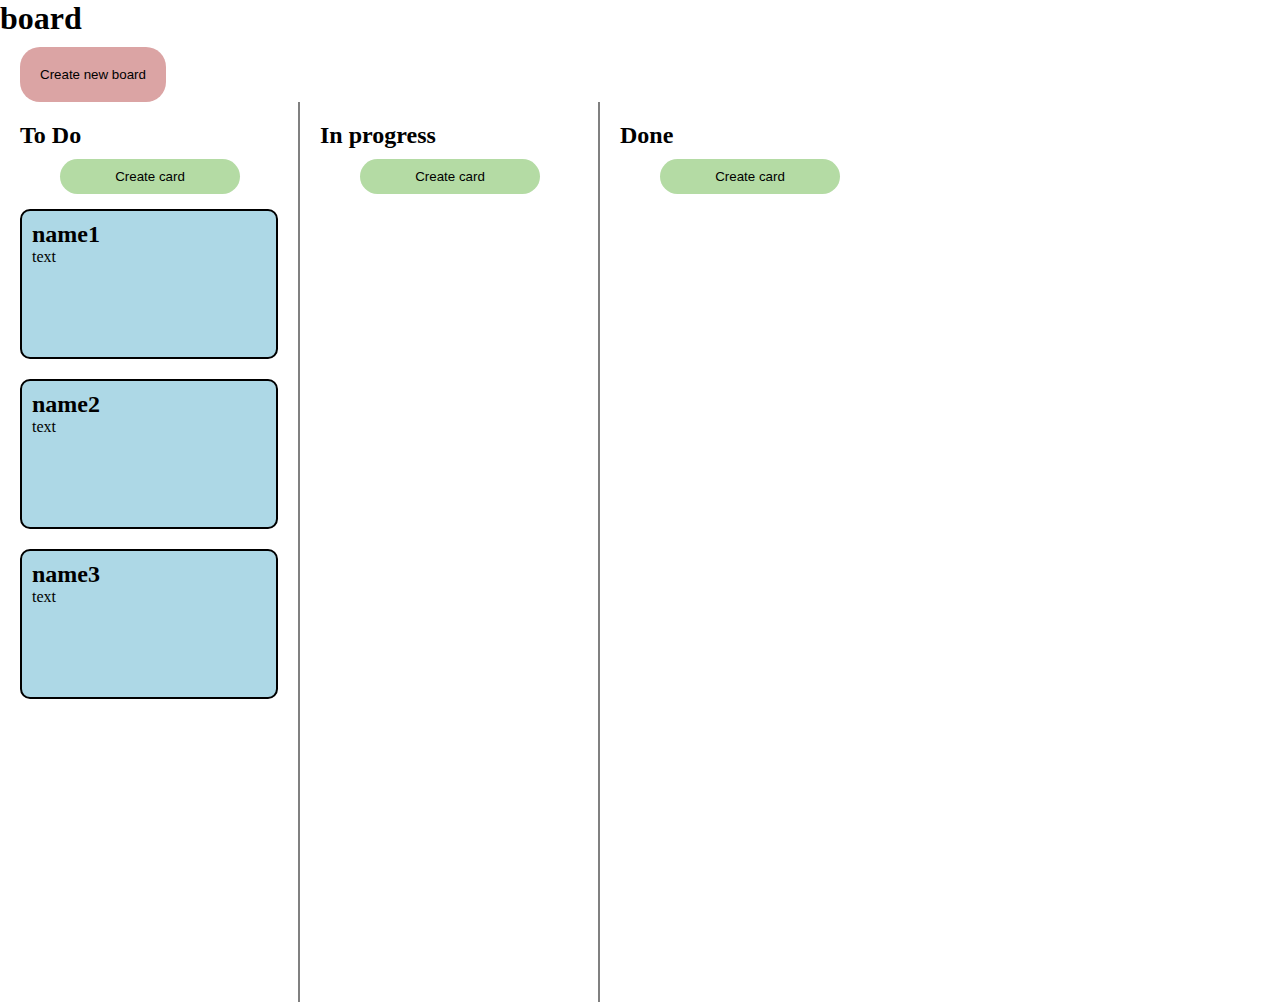
<file: DraG/index.html>
<!DOCTYPE html>
<html lang="en">
<head>
    <meta charset="UTF-8">
    <meta http-equiv="X-UA-Compatible" content="IE=edge">
    <meta name="viewport" content="width=device-width, initial-scale=1.0">
    <link rel="stylesheet" href="main.css">
    <title>Document</title>
</head>
<body>
    <h1>board</h1>
    <button class="createBoard">Create new board</button>

    <section class="board_zone">
    <section class="board">
        <h2 class="board_title"> To Do</h2>
        <button class="create_card">Create card</button>
        <div class="card_zone">
           <div class="card" draggable="true">
            <h2 class="card-title">name1</h2>
            <p class="card-text">text</p>
        </div>
        <div class="card" draggable="true">
            <h2 class="card-title">name2</h2>
            <p class="card-text">text</p>
        </div>
        <div class="card" draggable="true">
            <h2 class="card-title">name3</h2>
            <p class="card-text">text</p>
        </div> 
        </div>
        
    </section>
    <section class="board">
        <h2 class="board_title"> In progress</h2>
        <button class="create_card">Create card</button>
        <div class="card_zone">

        </div>
    </section>
    <section class="board">
        <h2 class="board_title"> Done</h2>
        <button class="create_card">Create card</button>
        <div class="card_zone">

        </div>
    </section> 

    </section>
    
    
    
    
    <script src="main.js"></script>
</body>
</html>
</file>
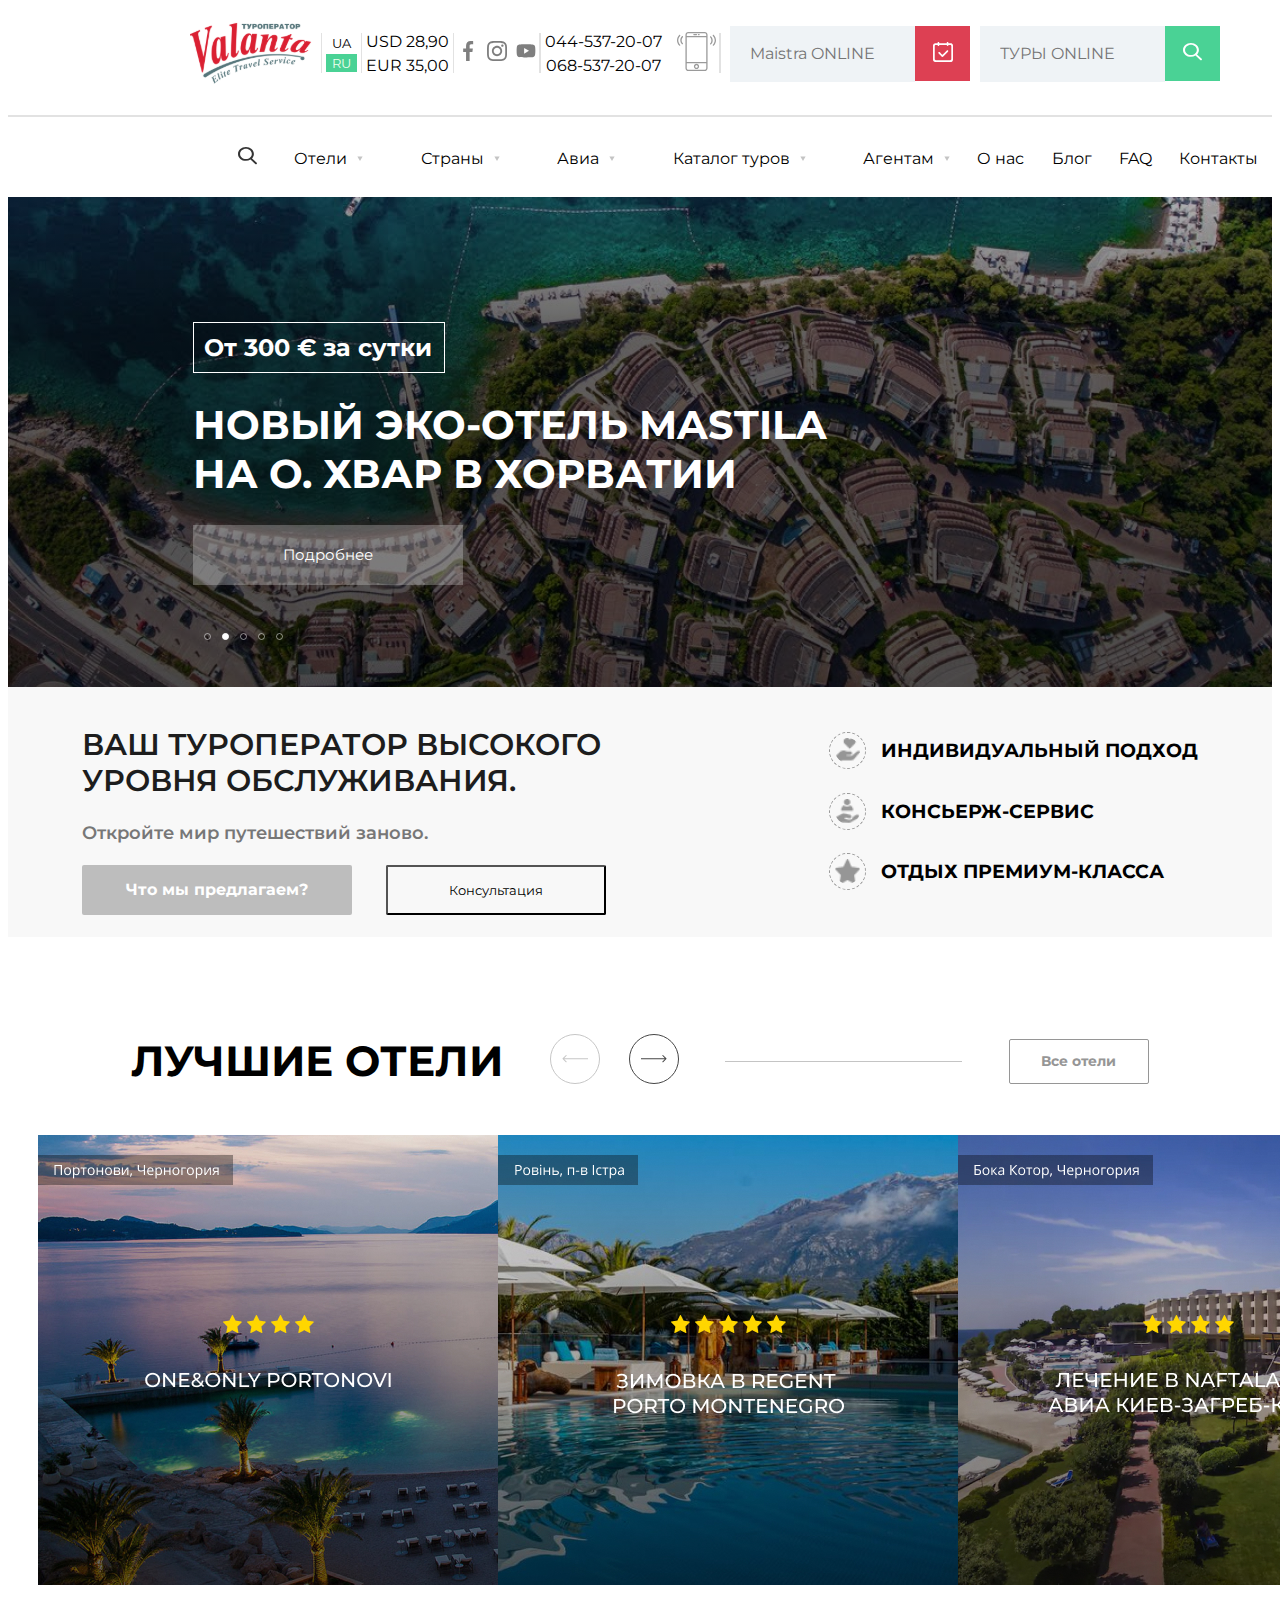
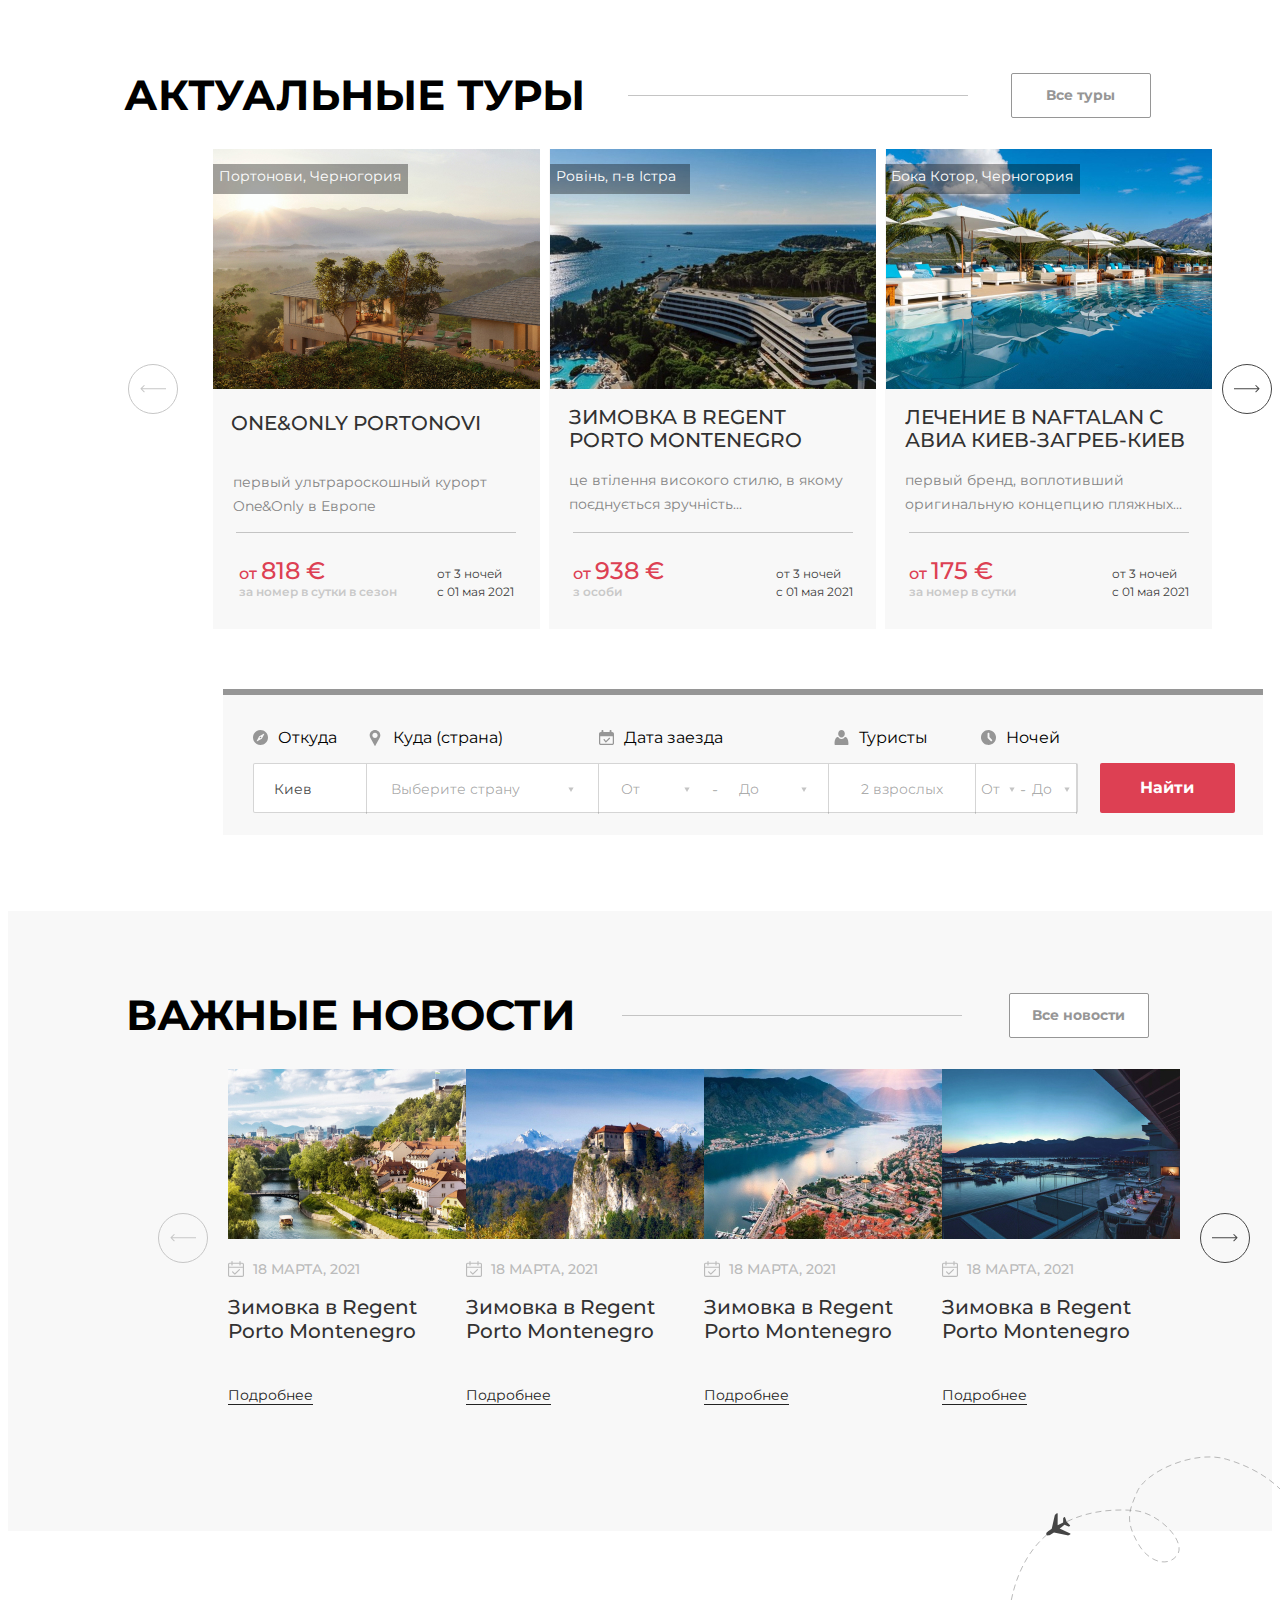
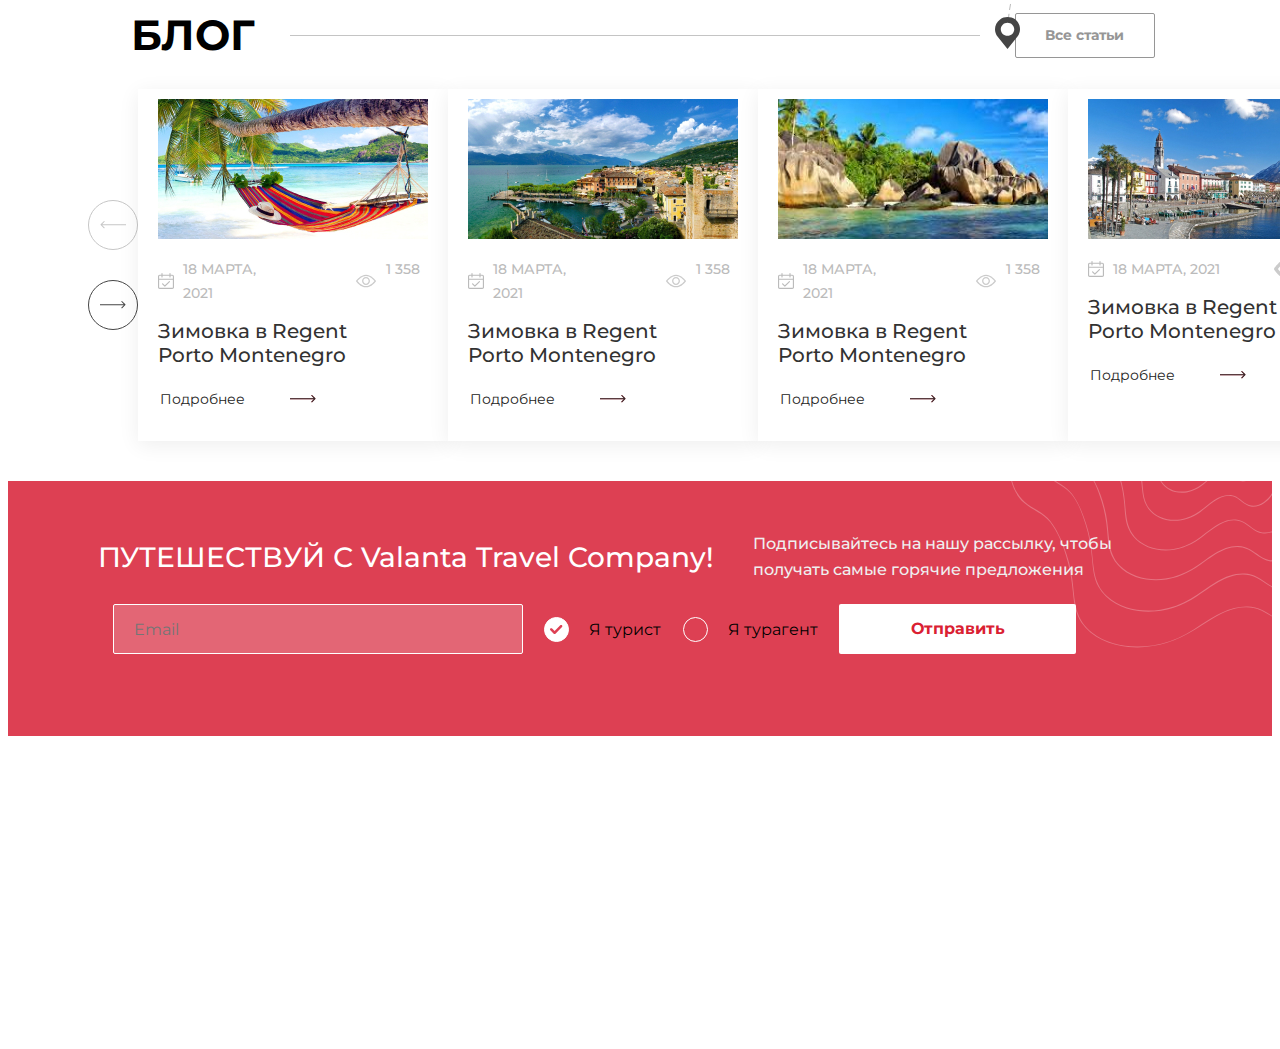
<file: notic-4/index.html>
<!DOCTYPE html>
<html lang="en">
<head>
    <meta charset="UTF-8">
    <meta http-equiv="X-UA-Compatible" content="IE=edge">
    <meta name="viewport" content="width=device-width, initial-scale=1.0">
    <link rel="stylesheet" href="main.css">
    <title>Document</title>
</head>
<body>
    
<header>
    <div class="container">
        <div class="val">
        <img src="img/Valanta.svg" alt="">
        </div>
        <div class="line"></div>
        <div class="lan">
            <button class="lan1">UA</button>
            <button class="lan2">RU</button>
        </div>
        <div class="line"></div>
        <div class="mon">
            <p class="mon1">USD 28,90</p>
            <p class="mon2">EUR 35,00</p>
        </div>
        <div class="line"></div>
        <div class="soc">
            <a href="" class="soc1"><img src="img/facebook 1.svg" alt=""></a>
            <a href="" class="soc2"><img src="img/instagram 2.svg" alt=""></a>
            <a href="" class="soc3"><img src="img/youtube 1.svg" alt=""></a>
        </div>
        <div class="line"></div>
        <div class="phon">
            <div class="phon-text">
            <p class="phon1">044-537-20-07</p>
            <p class="phon2">068-537-20-07</p>
            </div>
            <div class="phon-phot">
                <img src="img/smartphone 1.svg" alt="">
            </div>
        </div>
        <div class="line"></div>
        <div class="sear">
        <div class="tox">
            <input type="text" placeholder="Maistra ONLINE" name="">    
        </div>
        <div class="pobox1">
            <button><img src="img/book 1.svg" alt=""></button>
        </div>
        </div>

        <div class="search">
        <div class="tox">
            <input type="text" placeholder="ТУРЫ ONLINE" name="">
        </div>
        <div class="pobox2">
            <button><img src="img/Frame 18.svg" alt=""></button>
        </div>
        </div>
    </div>
</header>

<div class="header1">
        <div class="container2">
    <div class="i1"><img src="img/Frame 37.svg" alt=""></div>
    <div class="i2">
        <li><a href="#">Отели</a>
            <ul>
                <li><a href="#">Themes</a></li>
                <li><a href="#">Plugins</a></li>
                <li><a href="#">Tutorials</a></li>
            </ul>
            </li> 
        <img class="lof" src="img/Polygon 6.svg" alt="">
    </div>
    <div class="i2">
        <a href=""></a>
        <li><a href="#">Страны</a>
            <ul>
                <li><a href="#">Themes</a></li>
                <li><a href="#">Plugins</a></li>
                <li><a href="#">Tutorials</a></li>
            </ul>
            </li>  
        <img class="lof" src="img/Polygon 6.svg" alt="">
    </div>
    <div class="i2">
        <a href=""></a> 
        <li><a href="#">Авиа</a>
            <ul>
                <li><a href="#">Themes</a></li>
                <li><a href="#">Plugins</a></li>
                <li><a href="#">Tutorials</a></li>
            </ul>
            </li> 
        <img class="lof" src="img/Polygon 6.svg" alt="">
    </div>
    <div class="i2">
        <a href=""></a>
        <li><a href="#">Каталог туров</a>
            <ul>
                <li><a href="#">Themes</a></li>
                <li><a href="#">Plugins</a></li>
                <li><a href="#">Tutorials</a></li>
            </ul>
            </li>  
        <img class="lof" src="img/Polygon 6.svg" alt="">
    </div>
    <div class="i2">
        <a href=""></a>
        <li><a href="#">Агентам</a>
            <ul>
                <li><a href="#">Themes</a></li>
                <li><a href="#">Plugins</a></li>
                <li><a href="#">Tutorials</a></li>
            </ul>
            </li>  
        <img class="lof" src="img/Polygon 6.svg" alt="">
    </div>
    <div class="i7">
        <a href="">О нас</a> 
    </div>
    <div class="i8">
        <a href="">Блог</a> 
    </div>
    <div class="i9">
        <a href="">FAQ</a> 
    </div>
    <div class="i10">
        <a href="">Контакты</a> 
    </div>
        </div>
</div>
<div class="art">
    <div class="bigart">
        <div class="artix">
         <h2 class="artext">От 300 € за сутки</h2>
        <h1>новый эко-отель mastila на о. хвар в Хорватии</h1>
        <button>Подробнее</button>   
        </div>
    <div class="cic">
        <img src="img/Ellipse 19.svg" alt="" class="cic1">
        <img src="img/Ellipse 20.svg" alt="" class="cic1">
        <img src="img/Ellipse 21.svg" alt="" class="cic1">
        <img src="img/Ellipse 22.svg" alt="" class="cic1">
        <img src="img/Ellipse 23.svg" alt="" class="cic1">
    </div>
    </div>
</div>

<div class="huter">
    <div class="roter">
        <div class="lqual">
            <div class="lqual-text">
                <h1>ВАШ ТУРОПЕРАТОР ВЫСОКОГО УРОВНЯ ОБСЛУЖИВАНИЯ.</h1>
                <p> Откройте мир путешествий заново.</p>
            </div>
            <div class="lqual-buttons">
                <button class="lqual-button1">Что мы предлагаем?</button>
                <button class="lqual-button2">Консультация</button>
            </div>
        </div>
        <div class="rqual">
            <div class="rqual-line">
                <img src="img/ind3.png" alt="">
                <h3>ИНДИВИДУАЛЬНЫЙ ПОДХОД </h3>
            </div>
            <div class="rqual-line">
                <img src="img/ind2.png" alt="">
                <h3>КОНСЬЕРЖ-СЕРВИС</h3>
            </div>
            <div class="rqual-line">
                <img src="img/ind1.png" alt="">
                <h3>ОТДЫХ ПРЕМИУМ-КЛАССА</h3>
            </div>
        </div>
        
    </div>
</div>

<div class="hotels">
    <div class="hot">
        <h1>ЛУЧШИЕ ОТЕЛИ</h1>
        <div class="buto">
        <img src="img/left.svg" alt="" class="buto1">
        <img src="img/right.svg" alt="" class="buto2">   
        </div>
        <div class="line1"></div>
        <button>Все отели</button>
    </div>
    <div class="hot-img">
        <img src="img/Group_250.jpg" alt="" class="hot-img1">
        <img src="img/Group_251.jpg" alt="">
        <img src="img/Group_252.jpg" alt="" class="hot-img2">
    </div>
</div>

<div class="tours">
    <div class="tor">
        <div class="tor-head">
            <h1>АКТУАЛЬНЫЕ ТУРЫ </h1>
            <div class="line2"></div>
            <button>Все туры</button>
        </div>
        <div class="tor-body">
            <img src="img/left.svg" alt="" class="buto1">
            <div class="tor-card">
                <div class="top-tor-card1">
                    <div class="top-tor-name1">
                        <a class="tox">Портонови, Черногория</a>
                    </div>
                </div>
                <div class="tor-card-mid">
                    <h2 class="hox">One&Only Portonovi</h2>
                    <p class="pox">первый ультрароскошный курорт One&Only в Европе</p>
                    <div class="line4"></div>
                    <div class="cost">
                        <div class="cost-text1">
                            <div class="red-cost">
                                <a class="red-cost1">от</a> 
                                <a class="red-cost2">818 €</a>     
                            </div>
                            <a class="cost-gr">за номер в сутки в сезон</a>
                        </div>
                        <div class="cost-text2">
                            <p>от 3 ночей <br> с 01 мая 2021</p>
                        </div>
                    </div>    
                </div>
            </div>
            <div class="tor-card">
                <div class="top-tor-card2">
                    <div class="top-tor-name2">
                        <a class="tox">Ровінь, п-в Істра</a>
                    </div>
                </div>
                <div class="tor-card-mid">
                    <h2 class="hox1">Зимовка в Regent <br> Porto Montenegro</h2>
                    <a class="pox1">це втілення високого стилю, в якому поєднується зручність...</a>
                    <div class="line4"></div>
                    <div class="cost2">
                        <div class="cost-text1">
                            <div class="red-cost">
                                <a class="red-cost1">от</a> 
                                <a class="red-cost2">938 €</a>     
                            </div>
                            <a class="cost-gr">з особи</a>
                        </div>
                        <div class="cost-text2">
                            <p>от 3 ночей <br> с 01 мая 2021</p>
                        </div>
                    </div>    
                </div>
            </div>
            <div class="tor-card">
                <div class="top-tor-card3">
                    <div class="top-tor-name3">
                        <a class="tox">Бока Котор, Черногория</a>
                    </div>
                </div>
                <div class="tor-card-mid">
                    <h2 class="hox2">Лечение в Naftalan с авиа Киев-Загреб-Киев</h2>
                    <a class="pox2">первый бренд, воплотивший оригинальную концепцию пляжных...</a>
                    <div class="line4"></div>
                    <div class="cost1">
                        <div class="cost-text1">
                            <div class="red-cost">
                                <a class="red-cost1">от</a> 
                                <a class="red-cost2">175 €</a>     
                            </div>
                            <a class="cost-gr">за номер в сутки</a>
                        </div>
                        <div class="cost-text2">
                            <p>от 3 ночей <br> с 01 мая 2021</p>
                        </div>
                    </div>    
                </div>
            </div>
        <img src="img/right.svg" alt="" class="buto2">  
        </div>
    </div>


    <div class="menu">
        <div class="menu-block">
            <div class="menu-top">
                <div class="menu-name1">
                    <img src="img/menu1 (1).svg" alt="">
                    <p>Откуда</p>
                </div>
                <div class="menu-name2">
                    <img src="img/menu1 (2).svg" alt="">
                    <p>Куда (страна)</p>
                </div>
                <div class="menu-name3">
                    <img src="img/menu1 (3).svg" alt="">
                    <p>Дата заезда</p>
                </div>
                <div class="menu-name4">
                    <img src="img/menu1 (4).svg" alt="">
                    <p>Туристы</p>
                </div>
                <div class="menu-name5">
                    <img src="img/menu1 (5).svg" alt="">
                    <p>Ночей</p>
                </div>
            </div>
            <div class="menu-bottom">
                <div class="menu-fiel">
                    <div class="menu-box1">
                        <p>Киев</p>
                    </div>
                    <div class="menu-box2">
                        <p>Выберите страну</p>
                        <img class="lof" src="img/Polygon 6.svg" alt="">
                    </div>
                    <div class="menu-box3">
                        <p>От</p>
                        <img class="lof" src="img/Polygon 6.svg" alt="">
                    </div>
                   <p class="menu-tur">-</p>
                    <div class="menu-box4">
                        <p>До</p>
                        <img class="lof" src="img/Polygon 6.svg" alt="">
                    </div>
                    <div class="menu-box5">
                        <p>2 взрослых</p>
                    </div>
                    <div class="menu-box6">
                        <p>От</p>
                        <img class="lof" src="img/Polygon 6.svg" alt="">
                    </div>
                    <p class="menu-tur">-</p>
                    <div class="menu-box7">
                        <p>До</p>
                        <img class="lof" src="img/Polygon 6.svg" alt="">
                    </div>
                </div>
                <div class="menu-button">
                    <button>Найти</button>
                </div>
            </div>
        </div>
    </div>
</div>

<div class="news">
    <div class="news-block">
        <div class="news-head">
            <h1>ВАЖНЫЕ НОВОСТИ</h1>
            <div class="line2"></div>
            <button>Все новости</button>
        </div>
        <div class="news-body">
            <img src="img/left.svg" alt="" class="newsbuto1">
            <div class="news-card1">
                <img src="img/mask3.jpg" alt="">
                <div class="news-ico">
                <img src="img/date 1.svg" alt="">   
                <p class="news-tex1">18 марта, 2021</p>
                </div>
                <p class="news-tex2">Зимовка в Regent <br> Porto Montenegro</p>
                <a href="#" class="news-a">Подробнее</a>
            </div>
            <div class="lins"></div>
            <div class="news-card">
                <img src="img/mask.jpg" alt="">
                <div class="news-ico">
                <img src="img/date 1.svg" alt="">  
                <p class="news-tex1">18 марта, 2021</p>
                </div>
                <p class="news-tex2">Зимовка в Regent <br> Porto Montenegro</p>
                <a href="#" class="news-a">Подробнее</a>
            </div>
            <div class="lins"></div>
            <div class="news-card">
                <img src="img/mask1.jpg" alt="">
                <div class="news-ico">
                <img src="img/date 1.svg" alt="">  
                <p class="news-tex1">18 марта, 2021</p>
                </div>
                <p class="news-tex2">Зимовка в Regent <br> Porto Montenegro</p>
                <a href="#" class="news-a">Подробнее</a>
            </div>
            <div class="lins"></div>
            <div class="news-card2">
                <img src="img/mask2.jpg" alt="">
                <div class="news-ico">
                <img src="img/date 1.svg" alt="">  
                <p class="news-tex1">18 марта, 2021</p>
                </div>
                <p class="news-tex2">Зимовка в Regent <br> Porto Montenegro</p>
                <a href="#" class="news-a">Подробнее</a>
            </div>
            <img src="img/right.svg" alt="" class="newsbuto2"> 
        </div>
    </div>
    <img src="img/fly.svg" alt="" class="fly">
</div>

<div class="blog">
    <div class="blog-block">
        <div class="blog-head">
            <h1>БЛОГ</h1>
            <div class="lins1"></div>
            <button>Все статьи</button>
        </div>
        <div class="blog-body">
            <div class="biton">
                <img src="img/left.svg" alt="" class="blogbuto1">
                <img src="img/right.svg" alt="" class="blogbuto2"> 
            </div>
            <div class="blog-card-big">
            <div class="blog-card1">
                <img src="img/blog4.jpg" alt="">
                <div class="blog-ico">
                <img src="img/date 1.svg" alt="">   
                <p class="news-tex1">18 марта, 2021</p>
                <div class="blog-vievs">
                <img src="img/view 1.svg" alt="">
                <p>1 358</p>
                </div>
                </div>
                <p class="blog-tex2">Зимовка в Regent <br> Porto Montenegro</p>
                <div class="blog-cla">
                <a href="#" class="blog-a">Подробнее</a>
                <img src="img/arrowkr.svg" alt="" class="arrowkr">
                <img src="img/arrowk.svg" alt="" class="arrowk">   
                </div>
            </div>
            </div>
            <div class="blog-card-big">
            <div class="blog-card">
                <img src="img/blog1.jpg" alt="">
                <div class="blog-ico">
                <img src="img/date 1.svg" alt="">  
                <p class="blog-tex1">18 марта, 2021</p>
                <div class="blog-vievs">
                    <img src="img/view 1.svg" alt="">
                    <p>1 358</p>
                    </div>
                </div>
                <p class="blog-tex2">Зимовка в Regent <br> Porto Montenegro</p>
                
                <div class="blog-cla">
                <a href="#" class="blog-a">Подробнее</a>
                <img src="img/arrowkr.svg" alt="" class="arrowkr">
                <img src="img/arrowk.svg" alt="" class="arrowk">   
                </div>
                
            </div>
            </div>
            <div class="blog-card-big">
            <div class="blog-card">
                <img src="img/blog2.jpg" alt="">
                <div class="blog-ico">
                <img src="img/date 1.svg" alt="">  
                <p class="blog-tex1">18 марта, 2021</p>
                <div class="blog-vievs">
                    <img src="img/view 1.svg" alt="">
                    <p>1 358</p>
                    </div>
                </div>
                <p class="blog-tex2">Зимовка в Regent <br> Porto Montenegro</p>
                <div class="blog-cla">
                <a href="#" class="blog-a">Подробнее</a>
                <img src="img/arrowkr.svg" alt="" class="arrowkr">
                <img src="img/arrowk.svg" alt="" class="arrowk">   
                </div>
            </div>
            </div>
            <div class="blog-card-big">
            <div class="blog-card2">
                <img src="img/blog3.jpg" alt="">
                <div class="blog-ico">
                <img src="img/date 1.svg" alt="">  
                <p class="blog-tex1">18 марта, 2021</p>
                <div class="blog-vievs1">
                <img src="img/view 1.svg" alt="">
                </div>
                </div>
                <p class="blog-tex2">Зимовка в Regent <br> Porto Montenegro</p>
                <div class="blog-cla">
                <a href="#" class="blog-a">Подробнее</a>
                <img src="img/arrowkr.svg" alt="" class="arrowkr">
                <img src="img/arrowk.svg" alt="" class="arrowk1">   
                </div>
            </div>    
            </div>
            
        </div>
    </div>
</div>

<div class="redtravel">
    <div class="redtravel-block">
        <div class="redtravel-head">
            <h1>ПУТЕШЕСТВУЙ С Valanta Travel Company!</h1>
            <p>Подписывайтесь на нашу рассылку, чтобы <br> получать самые горячие предложения</p>
        </div>
        <div class="redtravel-body">
            <input type="text" placeholder="Email" name="email" class="redttext"> 
            <div class="redtcir1">
                <img src="img/coc1 (2).svg" alt="">
                <p>Я турист</p>
            </div>
            <div class="redtcir2">
                <img src="img/coc1 (1).svg" alt="">
                <p>Я турагент</p>
            </div>
            <button>Отправить</button>
        </div>
    </div>
    <img src="img/wave35.svg" alt="" class="wawa">
</div>



</body>
</html>
</file>
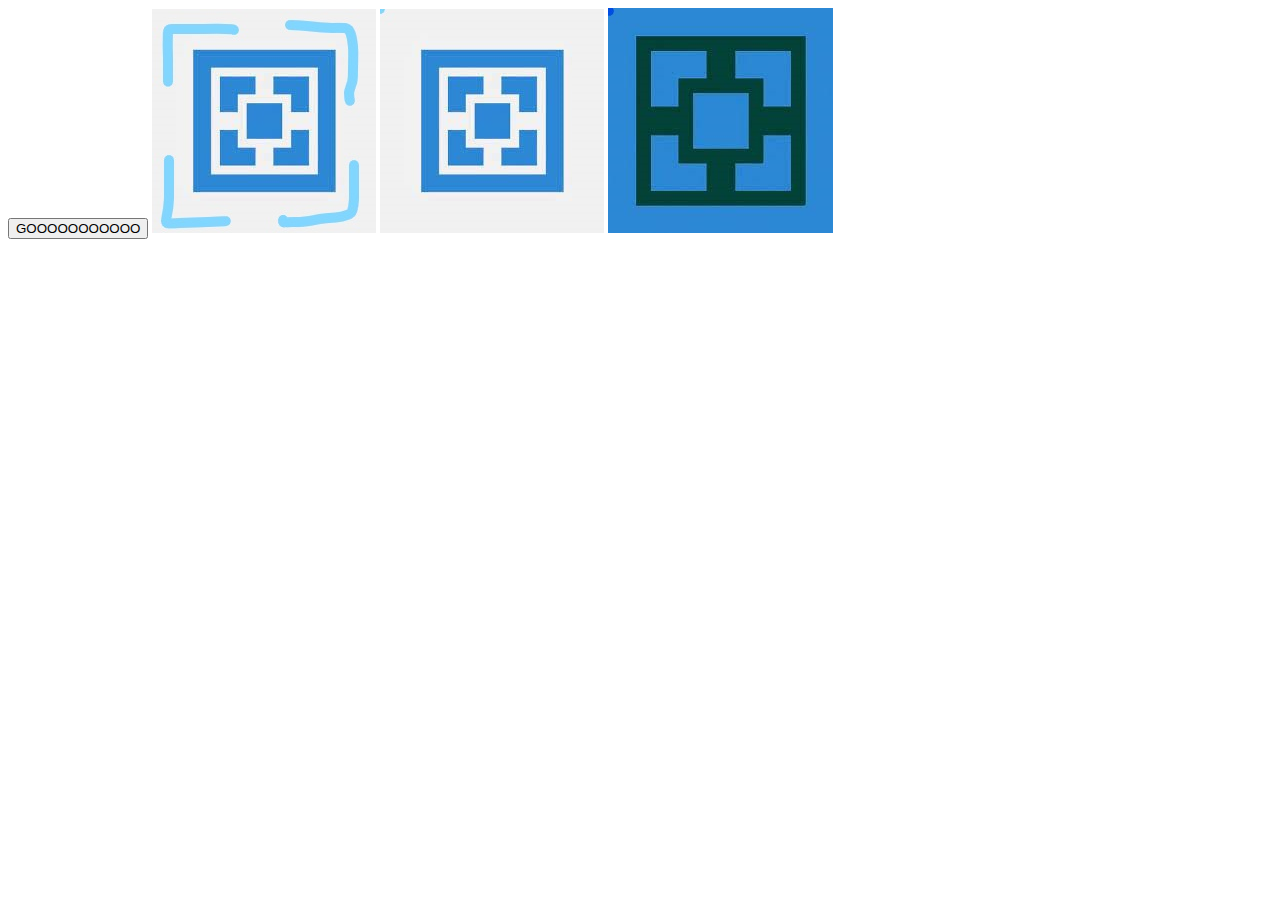
<file: timers/index.html>
<!DOCTYPE html>
<html lang="en">
<head>
    <meta charset="UTF-8">
    <meta http-equiv="X-UA-Compatible" content="IE=edge">
    <meta name="viewport" content="width=device-width, initial-scale=1.0">
    <title>Document</title>
    <link rel="stylesheet" href="main.css">
</head>
<body>
    <!-- <span class="number">20</span>
    <button class="start">start timer</button> -->

    <!-- <div class="popit">
        <p>I HEAR YOU LOVE <br> PLAY MINECRAFT</p>
    </div>
    <button class="popbtn">show popit</button> -->
    
    <!-- <span class="date">0</span>
    <button class="btn_start">dshsdhsdhsd</button> -->

        <button class="imgbtn">GOOOOOOOOOOO</button>
        <img src="1.jpg" alt="" class="aternos1">
        <img src="2.jpg" alt="" class="aternos2">
        <img src="3.jpg" alt="" class="aternos3">

    <script src="main.js"></script>
</body>
</html>
</file>
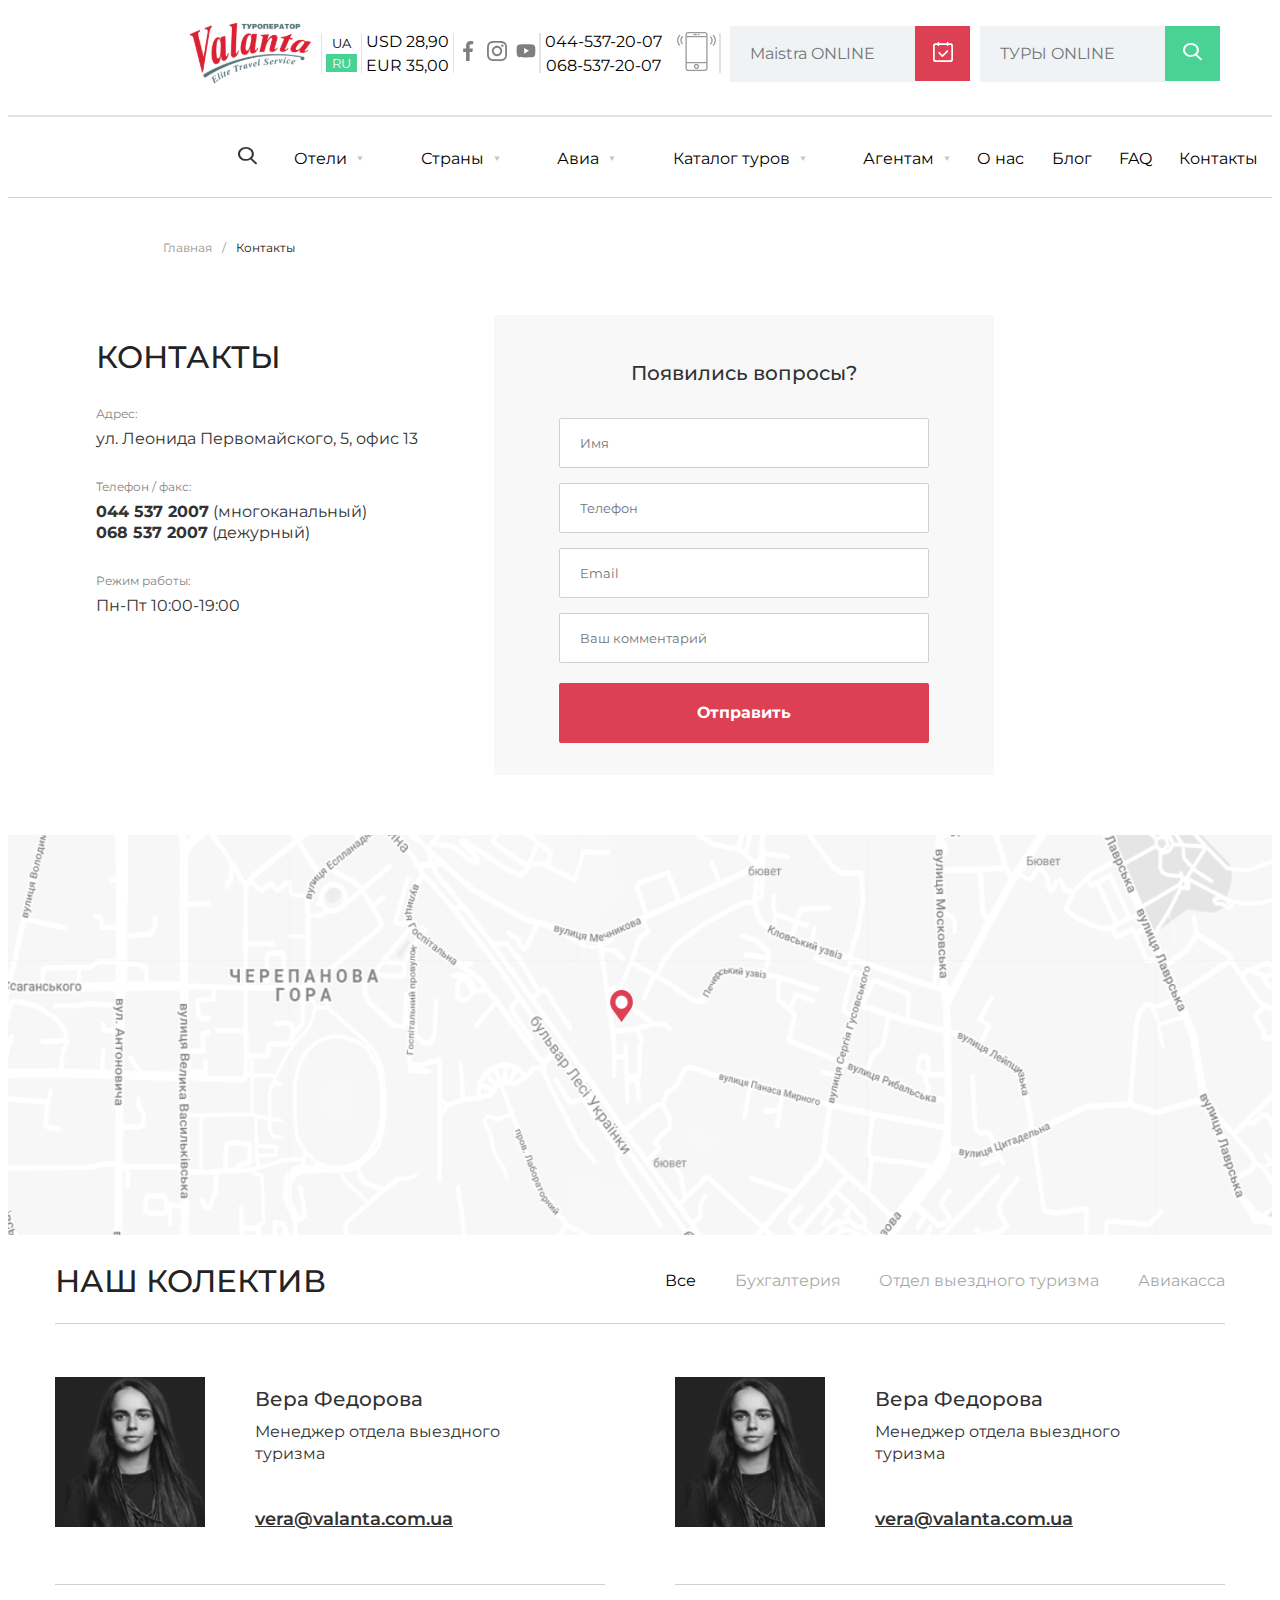
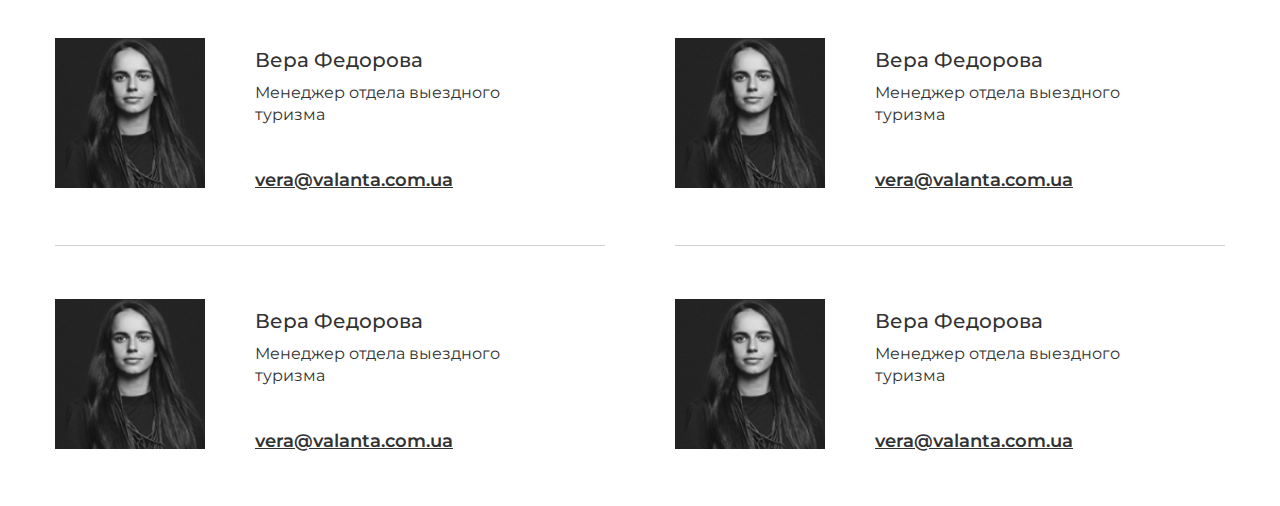
<file: notic-4/contact.html>
<!DOCTYPE html>
<html lang="en">
<head>
    <meta charset="UTF-8">
    <meta http-equiv="X-UA-Compatible" content="IE=edge">
    <meta name="viewport" content="width=device-width, initial-scale=1.0">
    <link rel="stylesheet" href="contact.css">
    <link rel="stylesheet" href="main.css">
    <title>Document</title>
</head>
<body>
    
    <header>
        <div class="container">
            <div class="val">
            <img src="img/Valanta.svg" alt="">
            </div>
            <div class="line"></div>
            <div class="lan">
                <button class="lan1">UA</button>
                <button class="lan2">RU</button>
            </div>
            <div class="line"></div>
            <div class="mon">
                <p class="mon1">USD 28,90</p>
                <p class="mon2">EUR 35,00</p>
            </div>
            <div class="line"></div>
            <div class="soc">
                <a href="" class="soc1"><img src="img/facebook 1.svg" alt=""></a>
                <a href="" class="soc2"><img src="img/instagram 2.svg" alt=""></a>
                <a href="" class="soc3"><img src="img/youtube 1.svg" alt=""></a>
            </div>
            <div class="line"></div>
            <div class="phon">
                <div class="phon-text">
                <p class="phon1">044-537-20-07</p>
                <p class="phon2">068-537-20-07</p>
                </div>
                <div class="phon-phot">
                    <img src="img/smartphone 1.svg" alt="">
                </div>
            </div>
            <div class="line"></div>
            <div class="sear">
            <div class="tox">
                <input type="text" placeholder="Maistra ONLINE" name="">    
            </div>
            <div class="pobox1">
                <button><img src="img/book 1.svg" alt=""></button>
            </div>
            </div>
    
            <div class="search">
            <div class="tox">
                <input type="text" placeholder="ТУРЫ ONLINE" name="">
            </div>
            <div class="pobox2">
                <button><img src="img/Frame 18.svg" alt=""></button>
            </div>
            </div>
        </div>
    </header>
    
    <div class="header1">
            <div class="container2">
        <div class="i1"><img src="img/Frame 37.svg" alt=""></div>
        <div class="i2">
            <li><a href="#">Отели</a>
                <ul>
                    <li><a href="#">Themes</a></li>
                    <li><a href="#">Plugins</a></li>
                    <li><a href="#">Tutorials</a></li>
                </ul>
                </li> 
            <img class="lof" src="img/Polygon 6.svg" alt="">
        </div>
        <div class="i2">
            <a href=""></a>
            <li><a href="#">Страны</a>
                <ul>
                    <li><a href="#">Themes</a></li>
                    <li><a href="#">Plugins</a></li>
                    <li><a href="#">Tutorials</a></li>
                </ul>
                </li>  
            <img class="lof" src="img/Polygon 6.svg" alt="">
        </div>
        <div class="i2">
            <a href=""></a> 
            <li><a href="#">Авиа</a>
                <ul>
                    <li><a href="#">Themes</a></li>
                    <li><a href="#">Plugins</a></li>
                    <li><a href="#">Tutorials</a></li>
                </ul>
                </li> 
            <img class="lof" src="img/Polygon 6.svg" alt="">
        </div>
        <div class="i2">
            <a href=""></a>
            <li><a href="#">Каталог туров</a>
                <ul>
                    <li><a href="#">Themes</a></li>
                    <li><a href="#">Plugins</a></li>
                    <li><a href="#">Tutorials</a></li>
                </ul>
                </li>  
            <img class="lof" src="img/Polygon 6.svg" alt="">
        </div>
        <div class="i2">
            <a href=""></a>
            <li><a href="#">Агентам</a>
                <ul>
                    <li><a href="#">Themes</a></li>
                    <li><a href="#">Plugins</a></li>
                    <li><a href="#">Tutorials</a></li>
                </ul>
                </li>  
            <img class="lof" src="img/Polygon 6.svg" alt="">
        </div>
        <div class="i7">
            <a href="">О нас</a> 
        </div>
        <div class="i8">
            <a href="">Блог</a> 
        </div>
        <div class="i9">
            <a href="">FAQ</a> 
        </div>
        <div class="i10">
            <a href="">Контакты</a> 
        </div>
            </div>
    </div>
<div class="lik"></div>
<a href="#" class="maina"><p class="a1">Главная</p>  <p class="a2">/</p> <p class="a3">Контакты</p></a>

<div class="contacts">
    <div class="contact-main">
        <h1>контакты</h1>
        <p class="contact-small1">Адрес:</p>
        <p class="contact-big">ул. Леонида Первомайского, 5, офис 13</p>
        <p class="contact-small">Телефон / факс:</p>
        <p class="contact-big"> <strong>044 537 2007</strong>  (многоканальный)</p>
        <p class="contact-big"> <strong>068 537 2007</strong>  (дежурный)</p>
        <p class="contact-small">Режим работы:</p>
        <p class="contact-big">Пн-Пт 10:00-19:00</p>
    </div>
    <div class="questions">
        <h1>Появились вопросы?</h1>
        <input type="text" placeholder="Имя" name="" class="ins1">   
        <input type="text" placeholder="Телефон" name="" class="ins">   
        <input type="text" placeholder="Email" name="" class="ins">   
        <input type="text" placeholder="Ваш комментарий" name="" class="ins2">   
        <button>Отправить</button>
    </div>
</div>

<img src="img/карта.png" alt="" class="mapa">

<div class="collect-big">
    <div class="collect">
        <div class="collect-head">
            <h1>наш колектив</h1>
            <p class="colp">Все</p>
            <p class="colp1">Бухгалтерия</p>
            <p class="colp1">Отдел выездного туризма</p>
            <p class="colp1">Авиакасса</p>
        </div>
        <div class="collect-body">
            <div class="collect-card1">
                <div class="colimg">
                    <img src="img/caa5ade0ec 1.jpg" alt="">
                </div>
                <div class="coltext">
                <h2>Вера Федорова</h2>
                <p>Менеджер отдела выездного туризма</p>
                <a href="">vera@valanta.com.ua</a>    
                </div>
            </div>
            <div class="collect-card1">
                <div class="colimg">
                    <img src="img/caa5ade0ec 1.jpg" alt="">
                </div>
                <div class="coltext">
                <h2>Вера Федорова</h2>
                <p>Менеджер отдела выездного туризма</p>
                <a href="">vera@valanta.com.ua</a>
                </div>
            </div>
        </div>
        <div class="collect-body">
            <div class="collect-card">
                <div class="colimg">
                    <img src="img/caa5ade0ec 1.jpg" alt="">                    
                </div>
                <div class="coltext">
                <h2>Вера Федорова</h2>
                <p>Менеджер отдела выездного туризма</p>
                <a href="">vera@valanta.com.ua</a>
                </div>
            </div>
            <div class="collect-card">
                <div class="colimg">
                    <img src="img/caa5ade0ec 1.jpg" alt="">
                </div>
                <div class="coltext">
                <h2>Вера Федорова</h2>
                <p>Менеджер отдела выездного туризма</p>
                <a href="">vera@valanta.com.ua</a>
                </div>
            </div>
        </div>
        <div class="collect-body">
            <div class="collect-card">
                <div class="colimg">
                    <img src="img/caa5ade0ec 1.jpg" alt="">
                </div>
                <div class="coltext">
                <h2>Вера Федорова</h2>
                <p>Менеджер отдела выездного туризма</p>
                <a href="">vera@valanta.com.ua</a>
                </div>
            </div>
            <div class="collect-card">
                <div class="colimg">
                    <img src="img/caa5ade0ec 1.jpg" alt="">
                </div>
                <div class="coltext">
                <h2>Вера Федорова</h2>
                <p>Менеджер отдела выездного туризма</p>
                <a href="">vera@valanta.com.ua</a>
                </div>
            </div>
        </div>
    </div>   
</div>


</body>
</html>
</file>
<file: DraG/main.css>
*{
    padding: 0;
    margin: 0;
    box-sizing: border-box;
}

.board_zone{
    display: flex;
    justify-content: flex-start;
}
.board{
    height: 100vh;
    width: 300px;
    padding: 20px;
}

.board:not(.board:last-child){
    border-right: 2px solid gray;
}

.card{
    border: 2px solid black;
    border-radius: 10px;
    height: 150px;
    padding: 10px;
    background: lightblue;
    margin-bottom: 20px;
}

.card_zone{
    min-height: 200px;
}
.board_title{
    padding-bottom: 10px;
}

.createBoard{
    margin-top: 10px;
    margin-left: 20px;
    border: none;
    background: rgb(219, 164, 164);
    padding: 20px;
    border-radius: 20px;
}

.create_card{
    width: 180px;
    margin-left: 40px;
    margin-bottom: 15px;
    border: none;
    background: rgb(180, 219, 164);
    padding: 10px;
    border-radius: 20px;
}
</file>
<file: notic-4/main.css>
@import url('https://fonts.googleapis.com/css2?family=Montserrat:wght@400;700&display=swap');

*{
    font-family: 'Montserrat', sans-serif;
}
 
header{
    max-height: 100px;
    height: 100px;
    border-bottom: solid 2px #E2E2E2; ;
}
.container{
    margin-left: 10%;

    margin-top: 15px;
    display: flex;
    justify-content: space-around;
    align-items: center;
}
.lan{
    display: flex;
    flex-direction: column;
    justify-content: center;
    align-items: center;
}
.lan1{
border: none;
background: white;
}

.lan2{
    margin-top: 2px;
border: none;
background: #4AD295;
color: honeydew;
}

.mon1{
    margin-bottom: 5px;
}
.mon2{
margin-top:0;
}
.soc1{
margin-right: 5px;
}
.soc3{
    margin-left: 5px ;
}
.phon{
    display: flex;
    justify-content: center;
    align-items: center;
}
.phon-text{
    display: flex;
    flex-direction: column;
    justify-content: center;
    align-items: center;
}
.phon1{
    margin-bottom: 5px;
}
.phon2{
    margin-top: 0px;
}
.phon-phot{
    margin-left: 15px;
}
.sear{
    display: flex;
    justify-content: center;
    align-items: center;
}
.search{
    display: flex;
    justify-content: center;
    align-items: center;
    margin-right: 50px;
}
.tox{
    width: 185px;
    height: 55px;
}
.tox input{
    height:54px;
    width:163px;
    font-size: 16px;
    line-height: 20px;
    border: none;
    background: #EFF3F6;
    padding-left:20px ;
}
.pobox1 button{
height: 55px;
width: 55px;
border: none;
background: #DD4053;
}
.pobox2 button{
height: 55px;
width: 55px;
border: none;
background: #4AD295;
}
.val{
    margin-left: 50px;
}
.line{
    background: #E2E2E2;
    width: 1.5px;
    height: 40px;
}
.container2{
    display: flex;
    justify-content: space-around;
    align-items: center;
}
.header1{
    max-height: 100px;
    height: 50px;
    max-width: 1300px;
    margin-left: 10%;
    margin-top: 30px;
}
.i2{
    display: flex;
    justify-content: space-around;
    align-items: center;
}
.i1{
    margin-left: 90px;
}
.i2 a{
    padding-right:5px ;
    text-decoration: none;
    color: black;
}
.i7 a{
    text-decoration: none;
    color: black;
}
.i8 a{
    text-decoration: none;
    color: black;
}
.i9 a{
    text-decoration: none;
    color: black;
}
.i10 a{
    text-decoration: none;
    color: black;
}
.art{
    max-height: 490px;
}
.bigart{
    background: rgb(0,0,0);
background: linear-gradient(180deg, rgba(0,0,0,0.29735644257703087) 0%, rgba(0,0,0,0.6110819327731092) 27%, rgba(0,0,0,0.7) 100%),
    url(img/Mask\ Group.jpg) no-repeat center center;
    width: 100%;
    height: 490px;
    color: antiquewhite;
    background-size: cover;
}
.bigart h1{
    text-transform: uppercase;
    color: white;
    font-size: 40px;
}
.artext{
    border: white 1px solid;
    max-width: 230px;
    padding-top:10px ;
    padding-bottom:10px ;
    padding-left:10px ;
    padding-right:10px ;
    color: white;
}
.artix{
    max-width: 650px;
    padding-top: 105px;
    padding-left: 185px;
}
.artix button{
    width: 270px;
    height: 60px;
    color: white;
    background: rgba(255, 255, 255, 0.25);
    border: none;
    font-size: 15px;
}
.cic{
    margin-left: 189px;
    margin-bottom: 60px;
    margin-top: 40px;
}
.csc{
    margin-left: 5px;
}
.cic1{
    margin-left: 7px;
}
.i2 li {
	list-style: none;
	position: relative;
}
.i2 ul {
	list-style: none;
	position: relative;
}
.i2 ul li {
	display:inline-block;
	background-color: #dfdbdb;
}
.i2 a {
	display:block;
	padding:0 10px;	
	text-decoration:none;
}
.i2 a:hover { 
	background-color: #00000028; 
}
.i2 ul {
	display: none;
	position: absolute; 
	top: 3px;
}
.i2 li:hover > ul {
	display:inherit;
}
.i2 ul li {
    margin-left: -50px;
	width:100px;
	float:none;
	display:list-item;
	position: relative;
}	
.huter{
    width: 100%;
    height: 250px;
    max-height:250px ;
    background: #F8F8F8;
}
.roter{
    padding-top: 20px;
    display: flex;
    justify-content: space-around;
    align-items: center;
}
.rqual-line{
    display: flex; 
    align-items: center;

}
.lqual-text h1{
width: 600px;
 font-family: Montserrat;
font-style: normal;
font-weight: 600;
font-size: 30px;
line-height: 36px;
color: #1D1D1D;
}
.lqual-text p{
    font-family: Montserrat;
font-style: normal;
font-weight: 600;
font-size: 18px;
line-height: 28px;
color: #777777;
}
.rqual-line img{
    border-radius: 100%;
    border: 1.2px dashed #969696;
    box-sizing: border-box;
    padding: 5px 5px 5px 5px;
    width: 37px;
    height: 37px;
}
.rqual-line h3{
   margin-left: 15px;
}
.lqual-button1{
width: 270px;
height: 50px;
background: #BDBDBD;
border: none;
border-radius: 2px;
font-family: Montserrat;
font-style: normal;
font-weight: bold;
font-size: 16px;
line-height: 20px;
/* identical to box height */

text-align: center;

color: #FFFFFF;
}
.lqual-button2{
width: 220px;
height: 50px;
box-sizing: border-box;
border-radius: 2px;
background: #F8F8F8;
margin-left: 30px;
}
.hotels{
    width: 100%;
    height: 564px;
    max-height: 564px;
}
.line1{
    height: 1px;
    width: 237px;
    background: #C4C4C4;
}
.hot button{
    width: 140px;
height: 45px;
font-family: Montserrat;
font-style: normal;
font-weight: bold;
font-size: 14px;
line-height: 17px;
/* identical to box height */

text-align: center;

color: #969696;
border: 1px solid #969696;
box-sizing: border-box;
border-radius: 2px;
background: white;
}
.hot{
    display: flex;
    justify-content: space-around;
    align-items: center;
}
.buto1{
    margin-right: 25px;
}
.hot h1{
    margin-left: 100px;
    font-size: 42px;
}
.hot button{
    margin-right: 100px;
}
.hotels{
    margin-top: 70px;
}
.hot-img{
    margin-top: 20px;
    display: flex;
    justify-content: space-between;
}
.hot-img1{
    margin-left: 30px;
}
.hot-img2{
    margin-right: 30px;
}
.tours{
    width: 100%;
    height: 870px;
    max-height: 1000px;
    margin-top: 70px;
}
.tor-head{
    display: flex;
    justify-content: space-around;
    align-items: center;
}
.line2{
    height: 1px;
    width: 340px;
    background: #C4C4C4;
}
.tor-head button{
    width: 140px;
    height: 45px;
    font-family: Montserrat;
    font-style: normal;
    font-weight: bold;
    font-size: 14px;
    line-height: 17px;
    /* identical to box height */
    
    text-align: center;
    
    color: #969696;
    border: 1px solid #969696;
    box-sizing: border-box;
    border-radius: 2px;
    background: white;
    margin-right: 100px;
}
.tor-head h1{
    margin-left: 95px;
    font-size: 42px;
}
.tor-card{
    width:327px;
    height:480px;
    background: #F8F8F8;
}
.tor-body{
max-width:1240px;
display: flex;
justify-content: space-between;
align-items: center;
margin-left: 9.5%;
}
.top-tor-card1{
    background: url(img/t1.jpg) no-repeat center center;
    width: 327px;
    height: 240px;
}
.top-tor-card2{
    background: url(img/t2.jpg) no-repeat center center;
    width: 327px;
    height: 240px;
}
.top-tor-card3{
    background: url(img/t3.jpg) no-repeat center center;
    width: 327px;
    height: 240px;
}
.top-tor-name1{
    background: rgba(0, 0, 0, 0.35);
    width: 195px;
    height: 30px;
    position: relative;
    top: 15px;
}
.top-tor-name2{
    background: rgba(0, 0, 0, 0.35);
    width: 140px;
    height: 30px;
    position: relative;
    top: 15px;
    left: 1px;
}
.top-tor-name3{
    background: rgba(0, 0, 0, 0.35);
    width: 195px;
    height: 30px;
    position: relative;
    top: 15px;
}
.tox{
font-style: normal;
font-weight: normal;
font-size: 14px;
line-height: 24px;
color: #FFFFFF;
margin-left: 6px;

}
.line4{
    height: 1px;
    width: 280px;
    background: #C4C4C4;  
}
.red-cost1{
    font-style: normal;
font-weight: 500;
font-size: 16px;
line-height: 34px;
color: #DD4053;
}
.red-cost2{
font-style: normal;
font-weight: 500;
font-size: 24px;
line-height: 34px;
color: #DD4053;
}
.cost-gr{
font-style: normal;
font-weight: 600;
font-size: 12px;
line-height: 34px;
color: #C9C9C9;
}
.cost-text2{
    font-style: normal;
font-weight: normal;
font-size: 12px;
line-height: 18px;
color: #3E3E3E;
}
.pox{
    font-style: normal;
    font-weight: normal;
    font-size: 14px;
    line-height: 24px;
    color: #848484;
    margin-left: 20px;
}
.hox{
    font-family: Montserrat;
    font-style: normal;
    font-weight: 500;
    font-size: 20px;
    line-height: 34px;
    text-transform: uppercase;
    color: #323232;
    margin-right: 40px;
}
.tor-card-mid{
display: flex;
align-items: center;
flex-direction: column;
}
.cost{
    display: flex;
align-items: center;
justify-content: space-between;
}
.cost1{
    display: flex;
align-items: center;
justify-content: space-between;
width: 280px;
}
.cost2{
    display: flex;
align-items: center;
justify-content: space-between;
width: 280px;
}
.red-cost{
position: relative;
top: 16px;
}
.cost-text2{
    margin-left: 40px;
    margin-top: 20px;
}
.hox1{
    font-family: Montserrat;
    font-style: normal;
    font-weight: 500;
    font-size: 20px;
    line-height: 23px;
    text-transform: uppercase;
    color: #323232;  
    margin-right: 54px;
}
.hox2{
    font-family: Montserrat;
    font-style: normal;
    font-weight: 500;
    font-size: 20px;
    line-height: 23px;
    text-transform: uppercase;
    color: #323232; 
    margin-left:20px ;
}
.pox2{
    font-style: normal;
    font-weight: normal;
    font-size: 14px;
    line-height: 24px;
    color: #848484;
    margin-left: 20px;
    margin-bottom: 16px;
}
.pox1{
    font-style: normal;
    font-weight: normal;
    font-size: 14px;
    line-height: 24px;
    color: #848484;
    margin-left: 20px;
    margin-bottom: 16px;
}
.menu-name1{
    display: flex;
    align-items: center;
    margin-left: 30px;
}
.menu-name2{
    display: flex;
    align-items: center;
    margin-left: 30px;
}
.menu-name3{
    display: flex;
    align-items: center;
    margin-left: 96px;
}
.menu-name4{
    display: flex;
    align-items: center;
    margin-left: 111px;
}
.menu-name5{
    display: flex;
    align-items: center;
    margin-left: 53px;
}
.menu-name1 p{
    margin-left: 10px;
}
.menu-name2 p{
    margin-left: 10px;
}
.menu-name3 p{
    margin-left: 10px;
}
.menu-name4 p{
    margin-left: 10px;
}
.menu-name5 p{
    margin-left: 10px;
}

.menu-top{
    display: flex;
    align-items: center;
}
.menu{
    width: 1040px;
    height: 140px;
    border-top: 6px solid #969696;;
    margin-left: 17%;
    margin-top: 60px;
    background: #F8F8F8;
}
.menu-top{
    margin-top: 17px;
}
.menu-button button{
width: 135px;
height: 50px;
background: #DD4053;
border-radius: 2px;
border: none;
font-style: normal;
font-weight: bold;
font-size: 16px;
line-height: 20px;
text-align: center;
color: #FFFFFF;
}
.menu-fiel{
    height: 50px;
    width: 825px;
    background: #FFFFFF;
    border: 1px solid rgba(46, 46, 46, 0.2);
    box-sizing: border-box;
    border-radius: 2px;   
    margin-left: 30px;
    display: flex;
    
}
.menu-bottom{
    display: flex;
    align-items: center;
}
.menu-button{
    margin-left: 22px;
}
.menu-box1{
    height: 50px;
    width: 93px;
    border-right: 1px solid rgba(46, 46, 46, 0.2);
    align-items: center;
    display: flex;
    margin-left: 20px;
}
.menu-box1 p{
    font-style: normal;
font-weight: normal;
font-size: 14px;
line-height: 17px;
color: #4B4B4B;
}
.menu-box2{
    height: 50px;
    width: 233px;
    border-right: 1px solid rgba(46, 46, 46, 0.2);
    align-items: center;
    display: flex;
    justify-content: space-around;
}
.menu-box2 p{
    font-style: normal;
font-weight: normal;
font-size: 14px;
line-height: 17px;
color: rgba(34, 34, 34, 0.4);
}
.menu-box3{
    height: 50px;
    width: 113px;
    align-items: center;
    display: flex;
    justify-content: space-around;
}
.menu-tur{
    color: rgba(34, 34, 34, 0.4);
}
.menu-box3 p{
    font-style: normal;
font-weight: normal;
font-size: 14px;
line-height: 17px;
color: rgba(34, 34, 34, 0.4);
}
.menu-box4{
    height: 50px;
    width: 111px;
    align-items: center;
    display: flex;
    justify-content: space-around;
    border-right: 1px solid rgba(46, 46, 46, 0.2);
}
.menu-box4 p{
    font-style: normal;
font-weight: normal;
font-size: 14px;
line-height: 17px;
color: rgba(34, 34, 34, 0.4);
}
.menu-box5{
    height: 50px;
    width: 147px;
    align-items: center;
    display: flex;
    justify-content: space-around;
    border-right: 1px solid rgba(46, 46, 46, 0.2);
}
.menu-box5 p{
    font-style: normal;
font-weight: normal;
font-size: 14px;
line-height: 17px;
color: rgba(34, 34, 34, 0.4);
}
.menu-box6{
    height: 50px;
    width: 45px;
    align-items: center;
    display: flex;
    justify-content: space-around;
}
.menu-box6 p{
    font-style: normal;
font-weight: normal;
font-size: 14px;
line-height: 17px;
color: rgba(34, 34, 34, 0.4);
}
.menu-box7{
    height: 50px;
    width: 50px;
    align-items: center;
    display: flex;
    justify-content: space-around;
    border-right: 1px solid rgba(46, 46, 46, 0.2);
}
.menu-box7 p{
    font-style: normal;
font-weight: normal;
font-size: 14px;
line-height: 17px;
color: rgba(34, 34, 34, 0.4);
}

.news-head{
    display: flex;
    justify-content: space-around;
    align-items: center;
}
.line2{
    height: 1px;
    width: 340px;
    background: #C4C4C4;
}
.news-head button{
    width: 140px;
    height: 45px;
    font-family: Montserrat;
    font-style: normal;
    font-weight: bold;
    font-size: 14px;
    line-height: 17px;
    /* identical to box height */
    
    text-align: center;
    
    color: #969696;
    border: 1px solid #969696;
    box-sizing: border-box;
    border-radius: 2px;
    background: white;
    margin-right: 100px;
}
.news-head h1{
    margin-left: 95px;
    font-size: 42px;
}
.news{
    background: #F8F8F8;
    height: 620px;
}
.news-body{
    display: flex;
    justify-content: space-around;
}
.news-block{
    padding-top: 50px;
}
.newsbuto1{
    margin-left: 150px;
}
.newsbuto2{
    margin-right: 150px;
}
.news-ico{
    display: flex;
}
.news-tex1{
margin-left: 9px;
font-style: normal;
font-weight: 500;
font-size: 14px;
line-height: 24px;
text-transform: uppercase;
color: #BBBBBB;
}
.news-tex2{
position: relative;
top: -20px;
font-style: normal;
font-weight: 500;
font-size: 20px;
line-height: 24px;
color: #323232;
}
.lins{
    width: 1px;
    height: 330px;
    background: #EEEEEE;   
}
.news-card1{
margin-left: 20px;
}
.news-card2{
margin-right: 20px;
}
.news-a{
    font-style: normal;
    font-weight: normal;
    font-size: 14px;
    line-height: 24px;
    color: #232323;
    text-decoration: none;
    border-bottom: 1px #232323 solid;
}
.news-a:hover{
    border-bottom: 1px #DD4053 solid;
    color: #DD4053;
}



.blog-head{
    display: flex;
    justify-content: space-around;
    align-items: center;
}
.line2{
    height: 1px;
    width: 340px;
    background: #C4C4C4;
}
.blog-head button{
    width: 140px;
    height: 45px;
    font-family: Montserrat;
    font-style: normal;
    font-weight: bold;
    font-size: 14px;
    line-height: 17px;
    /* identical to box height */
    
    text-align: center;
    
    color: #969696;
    border: 1px solid #969696;
    box-sizing: border-box;
    border-radius: 2px;
    background: white;
    margin-right: 100px;
}
.blog-head h1{
    margin-left: 105px;
    font-size: 42px;
}
.blog{
    height: 550px;
}
.blog-body{
    display: flex;
    justify-content: space-between;
}
.blog-block{
    padding-top: 50px;
}
.blog-ico{
    display: flex;
}
.blog-tex1{
margin-left: 9px;
font-style: normal;
font-weight: 500;
font-size: 14px;
line-height: 24px;
text-transform: uppercase;
color: #BBBBBB;
}
.blog-tex2{
position: relative;
top: -20px;
font-style: normal;
font-weight: 500;
font-size: 20px;
line-height: 24px;
color: #323232;
}
.lins{
    width: 1px;
    height: 330px;
    background: #EEEEEE;   
}
.blog-card1{
margin-left: 20px;
}
.blog-a{
    font-style: normal;
    font-weight: normal;
    font-size: 14px;
    line-height: 24px;
    color: #232323;
    text-decoration: none;
    position: relative;
    left: -21px;
    margin-left:21px ;
}
.blog-a:hover{
    color: #DD4053;
}
.lins1{
    width: 690px;
    height: 1px;
    background: #C4C4C4; 
}
.fly{
    position: relative;
    left: 950px;
    bottom: 50px;
}
.biton{
    display: flex;
    flex-direction: column;
    justify-content: center;
    align-items: center;
    margin-left: 80px;
}
.blogbuto1{
    margin-bottom: 30px;
}
.blog-card{
    padding: 10px 20px 10px 0px;
    margin-left: 20px;
}
.blog-card1{
    padding: 10px 20px 10px 0px;
}
.blog-card2{
    padding: 10px 20px 10px 0px;
    margin-left: 20px;
}
.blog-card-big{
    background: #FFFFFF;
    box-shadow: 0px 4px 20px rgba(0, 0, 0, 0.07);
}
.blog-cla{
    display: flex;
    justify-content: space-around;
    max-width: 170px;
    position: relative;
    top: -20px;
}
.arrowk{
    position: relative;
    left: -10px;
}
.arrowkr{
    position: relative;
    left: 20px;
}
.arrowk1{
    position: relative;
    left: -10px;
}
.blog-cla:hover > .arrowk {
    visibility: hidden;
}
.blog-cla:hover > .arrowk1 {
    visibility: hidden;
}
.blog-vievs{
    width: 80px;
    display: flex;
    justify-content: center;
    margin-left: 60px;
}
.blog-vievs img{
    max-width: 20px;
    margin-right: 10px;
}
.blog-vievs p{
font-style: normal;
font-weight: 500;
font-size: 14px;
line-height: 24px;
color: #BBBBBB;
}
.blog-vievs1{
    width: 20px;
    display: flex;
    justify-content: center;
    margin-left: 70px;
}
.redtravel{

    height: 255px;
    background: #DD4053;
}
.redtravel-head h1{
    margin-left: 70px;
    font-style: normal;
font-weight: 500;
font-size: 28px;
line-height: 55px;
color: #FFFFFF;
}
.redtravel-head p{
    margin-right: 140px;
    font-style: normal;
font-weight: 500;
font-size: 16px;
line-height: 26px;
color: #EFEFEF;
}
.redtravel-head{
    padding-top: 30px;
    display: flex;
    justify-content: space-around;
    align-items: center;
}
.redttext{
    width: 410px;
height: 50px;
background: rgba(255, 255, 255, 0.2);
border: 1px solid #FFFFFF;
box-sizing: border-box;
border-radius: 2px;
font-style: normal;
font-weight: normal;
font-size: 16px;
line-height: 20px;
color: #FFFFFF;
padding-left: 20px;
margin-left: 94px;
}
.redtcir1{
    display: flex;
}
.redtcir1 p{
    margin-left: 20px;
}
.redtcir2{
    display: flex;
}
.redtcir2 p{
    margin-left: 20px;
}
.redtravel-body{
    display: flex;
    justify-content: space-around;
    align-items: center;
}
.wawa{
   position: relative;
   top: -260px;
   left: 1000px;
   max-height: 390px;
}
.redtravel-body button{
    width: 237px;
height: 50px;
background: #FFFFFF;
border-radius: 2px;
font-style: normal;
font-weight: bold;
font-size: 16px;
line-height: 20px;
text-align: center;
color: #DA2032;
border: none;
margin-right: 185px;
}
</file>
<file: timers/main.css>
.start{
    background: red;
}
.popbtn{
    background: rgb(0, 140, 255);
    font-size: 20px;
}
.popit{
    width: 150px;
    height: 100px;
    border: 2px solid black;
    border-bottom-left-radius: 20px ;
    border-bottom-right-radius: 20px ;
    justify-content: center;
    background: rgb(81, 136, 81);
    align-items: center;
    display: none;
    position: absolute;
    left: 50%;

}
.show_popit{
    display: flex;
}

.btn_start{
    background: rgb(0, 140, 255);
    font-size: 20px;
}
</file>
<file: notic-4/contact.css>
.lik{
    background:  #D0D0D0;
    width: 100%;
    height: 1px;
}
.maina{
    display: flex;
    margin-top: 30px;
    text-decoration: none;
}
.a1{
    margin-left: 155px;
    font-family: Montserrat;
font-style: normal;
font-weight: normal;
font-size: 12px;
line-height: 15px;
color: #969696;
}
.a2{
    margin-left: 10px;
    margin-right: 10px;
    font-family: Montserrat;
font-style: normal;
font-weight: normal;
font-size: 12px;
line-height: 15px;
color: #969696;
}
.a3{
    font-family: Montserrat;
    font-style: normal;
    font-weight: normal;
    font-size: 12px;
    line-height: 15px;
    color: #171717;
}
.contact-main h1{
    font-family: Montserrat;
    font-style: normal;
    font-weight: 500;
    font-size: 31px;
    line-height: 42px;
    text-transform: uppercase;
    color: #232323;
}
.contact-small{
    font-family: Montserrat;
font-style: normal;
font-weight: normal;
font-size: 12px;
line-height: 12px;
color: #848484;
margin-top: 40px;
}
.contact-big{
    font-family: Montserrat;
font-style: normal;
font-weight: normal;
font-size: 16px;
line-height: 5px;
color: #323232;
}
.contact-small1{
    font-family: Montserrat;
font-style: normal;
font-weight: normal;
font-size: 12px;
line-height: 12px;
color: #848484;
margin-top: 30px;
}
.questions{
    width:500px ;
    height:460px ;
    background: #F8F8F8;
    margin-right: 240px;
    display: flex;
    justify-content: center;
    align-items: center;
    flex-direction: column;
}
.contacts{
    display: flex;
    justify-content: space-around;
    margin-top: 48px;
}
.contact-main{
    margin-left: 50px;
}
.ins1{
    width: 370px;
height: 50px;
background: #FFFFFF;
border: 1px solid #D0D0D0;
box-sizing: border-box;
border-radius: 2px;
margin-top: 20px;
margin-bottom: 15px;
padding-left:20px ;
}
.ins{
    width: 370px;
height: 50px;
background: #FFFFFF;
border: 1px solid #D0D0D0;
box-sizing: border-box;
border-radius: 2px;
margin-bottom: 15px;
padding-left:20px ;
}
.ins2{
    width: 370px;
height: 50px;
background: #FFFFFF;
border: 1px solid #D0D0D0;
box-sizing: border-box;
border-radius: 2px;
margin-bottom: 20px;
padding-left:20px ;
}
.questions button{
    width: 370px;
height: 60px;
background: #DD4053;
border-radius: 2px;
border: none;
font-family: Montserrat;
font-style: normal;
font-weight: bold;
font-size: 16px;
line-height: 20px;
text-align: center;
color: #FFFFFF;
}
.questions h1{
    font-family: Montserrat;
font-style: normal;
font-weight: 500;
font-size: 20px;
line-height: 24px;
text-align: center;
color: #323232;
}
.mapa{
    width: 100%;
    height: 400px;
    margin-top: 60px;
}
.collect{
    width: 1170px;
    height: 784px;
}
.collect-big{
    width: 100%;
    display: flex;
    justify-content: center;
    align-items: center;
}
.collect-head{
    display: flex;
    justify-content: space-between;
    align-items: center;
    border-bottom: 1px solid #D0D0D0;;
}
.collect-head h1{
    margin-right: 300px;
    font-family: Montserrat;
font-style: normal;
font-weight: 500;
font-size: 31px;
line-height: 42px;
text-transform: uppercase;
color: #232323;
}
.colp{
    font-family: Montserrat;
font-style: normal;
font-weight: normal;
font-size: 16px;
line-height: 100%;
color: #000000;
}
.colp1{
    font-family: Montserrat;
font-style: normal;
font-weight: normal;
font-size: 16px;
line-height: 100%;
color: #000000;
opacity: 0.35;
}
.collect-body{
    display: flex;
    justify-content: space-between;
    align-items: center;
}
.collect-card1{
    display: flex;
    align-items: center;
    height: 260px;
    width: 550px;
}
.collect-card{
    display: flex;
    align-items: center;
    height: 260px;
    width: 550px;
    border-top: #D0D0D0 1px solid;
}
.coltext{
    margin-left: 50px;
}
.coltext h2{
    font-family: Montserrat;
    font-style: normal;
    font-weight: 500;
    font-size: 20px;
    line-height: 10px;
    color: #323232;
}
.coltext p{
    font-family: Montserrat;
font-style: normal;
font-weight: normal;
font-size: 16px;
line-height: 22px;
color: #323232;
max-width: 250px;
margin-bottom: 43px;
}
.coltext a{
    font-family: Montserrat;
font-style: normal;
font-weight: 600;
font-size: 18px;
line-height: 22px;
text-decoration-line: underline;
color: #323232;
}
</file>
